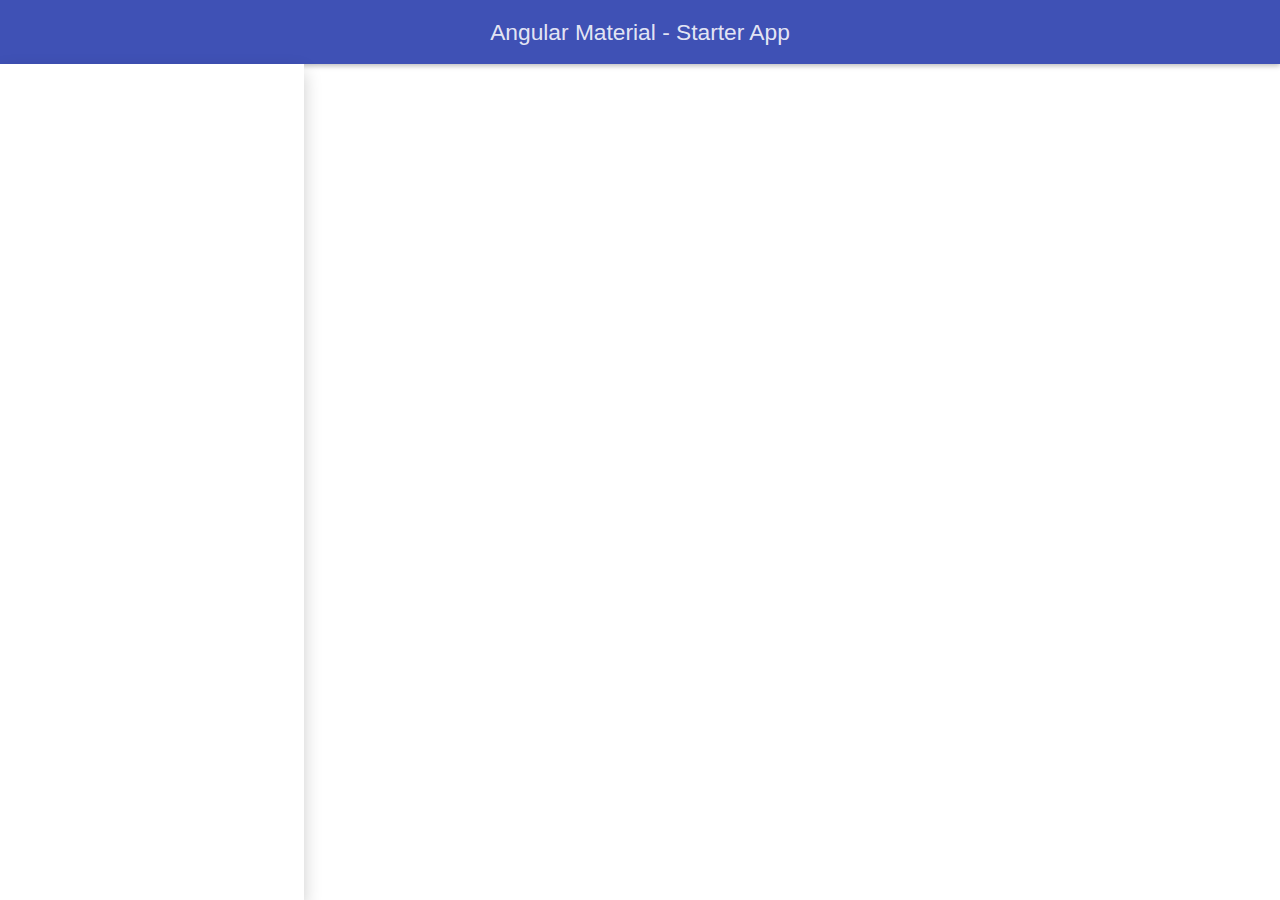
<file: tutorial_2.html>
<!DOCTYPE html>
<html lang="en" >
  <head>
    <title>Angular Material - Starter App</title>
    <meta charset="utf-8">
    <meta http-equiv="X-UA-Compatible" content="IE=edge">
    <meta name="description" content="">
    <meta name="viewport" content="initial-scale=1, maximum-scale=1, user-scalable=no" />

    <link rel="stylesheet" href="./bower_components/angular-material/angular-material.css"/>
    <link rel="stylesheet" href="assets/app.css"/>

  </head>

  <!--
    ✓ Create Angular shell app
    ✓ Use `bower install angular-material`
    ✓ Load the CSS (before our app.css),
    ✓ Load the angular-material.js library and its dependent angular-aria.js and angular-animate.js libraries.
    ✓ Then set the module dependency on 'ngMaterial'

    ✓ Use wirefames to determine containers
    ✓ Configure container layouts
    ✓ Lock open the sideNav, add shadow
  -->

  <body ng-app="starterApp" layout="column">


    <md-toolbar layout="row" >
      <h1>Angular Material - Starter App</h1>
    </md-toolbar>

    <div flex layout="row">

        <md-sidenav md-is-locked-open="true" class="md-whiteframe-z2"></md-sidenav>
        <md-content flex id="content"></md-content>

    </div>

    <script src="./bower_components/angular/angular.js"></script>
    <script src="./bower_components/angular-animate/angular-animate.js"></script>
    <script src="./bower_components/angular-aria/angular-aria.js"></script>
    <script type="text/javascript" src="./bower_components/angular-material/angular-material.js"></script>

    <script type="text/javascript">

      angular
          .module('starterApp', ['ngMaterial'])
          .run(function($log){
            $log.debug("starterApp + ngMaterial running...");
          });

    </script>

  </body>
</html>
</file>
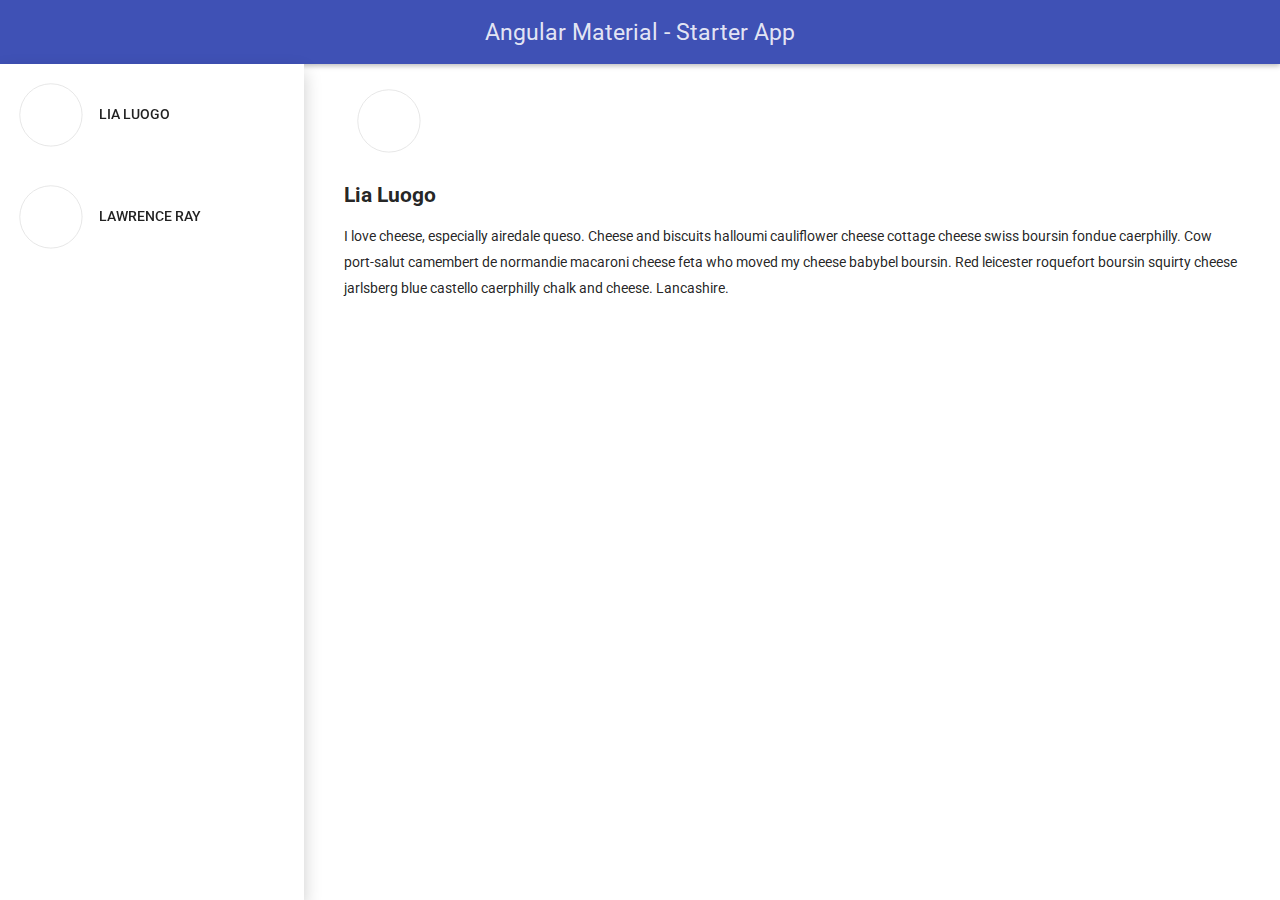
<file: tutorial_3.html>
<!DOCTYPE html>
<html lang="en" >
  <head>
    <title>Angular Material - Starter App</title>
    <meta charset="utf-8">
    <meta http-equiv="X-UA-Compatible" content="IE=edge">
    <meta name="description" content="">
    <meta name="viewport" content="initial-scale=1, maximum-scale=1, user-scalable=no" />

    <link rel='stylesheet' href='http://fonts.googleapis.com/css?family=Roboto:400,700'>
    <link rel="stylesheet" href="./bower_components/angular-material/angular-material.css"/>
    <link rel="stylesheet" href="assets/app.css"/>

  </head>

  <!--
    ✓ Create Angular shell app
    ✓ Use `bower install angular-material`
    ✓ Load the CSS (before our app.css),
    ✓ Load the angular-material.js library and its dependent angular-aria.js and angular-animate.js libraries.
    ✓ Then set the module dependency on 'ngMaterial'
    ✓ Use wirefames to determine containers
    ✓ Configure layouts
    ✓ Lock open the sideNav, add shadow

    ✓ Add (hard-coded) HTML content

    -> Register Icons

    Integrate with App logic
    Add Responsiveness
    Add Theming
  -->

  <body ng-app="starterApp" layout="column">

    <md-toolbar layout="row">
      <h1>Angular Material - Starter App</h1>
    </md-toolbar>

    <div flex layout="row">

        <md-sidenav md-is-locked-open="true" class="md-whiteframe-z2">
          <md-list>

            <md-item >
                <md-button>
                  <md-icon md-svg-icon="svg-1" class="avatar"></md-icon>
                  Lia Luogo
                </md-button>
            </md-item>

            <md-item >
                <md-button>
                  <md-icon md-svg-icon="svg-4" class="avatar"></md-icon>
                  Lawrence Ray
                </md-button>
            </md-item>

          </md-list>
        </md-sidenav>

        <md-content flex id="content">
          <md-icon md-svg-icon="svg-1" class="avatar"></md-icon>
          <h2>Lia Luogo</h2>
          <p>
            I love cheese, especially airedale queso. Cheese and biscuits halloumi cauliflower cheese cottage cheese
            swiss boursin fondue caerphilly. Cow port-salut camembert de normandie macaroni cheese feta who moved my
            cheese babybel boursin. Red leicester roquefort boursin squirty cheese jarlsberg blue castello caerphilly
            chalk and cheese. Lancashire.
          </p>
        </md-content>

    </div>

    <script src="./bower_components/angular/angular.js"></script>
    <script src="./bower_components/angular-animate/angular-animate.js"></script>
    <script src="./bower_components/angular-aria/angular-aria.js"></script>
    <script type="text/javascript" src="./bower_components/angular-material/angular-material.js"></script>

    <script type="text/javascript">

      angular
          .module('starterApp', ['ngMaterial'])
          .run(function($log){
            $log.debug("starterApp + ngMaterial running...");
          });

    </script>

  </body>
</html>
</file>
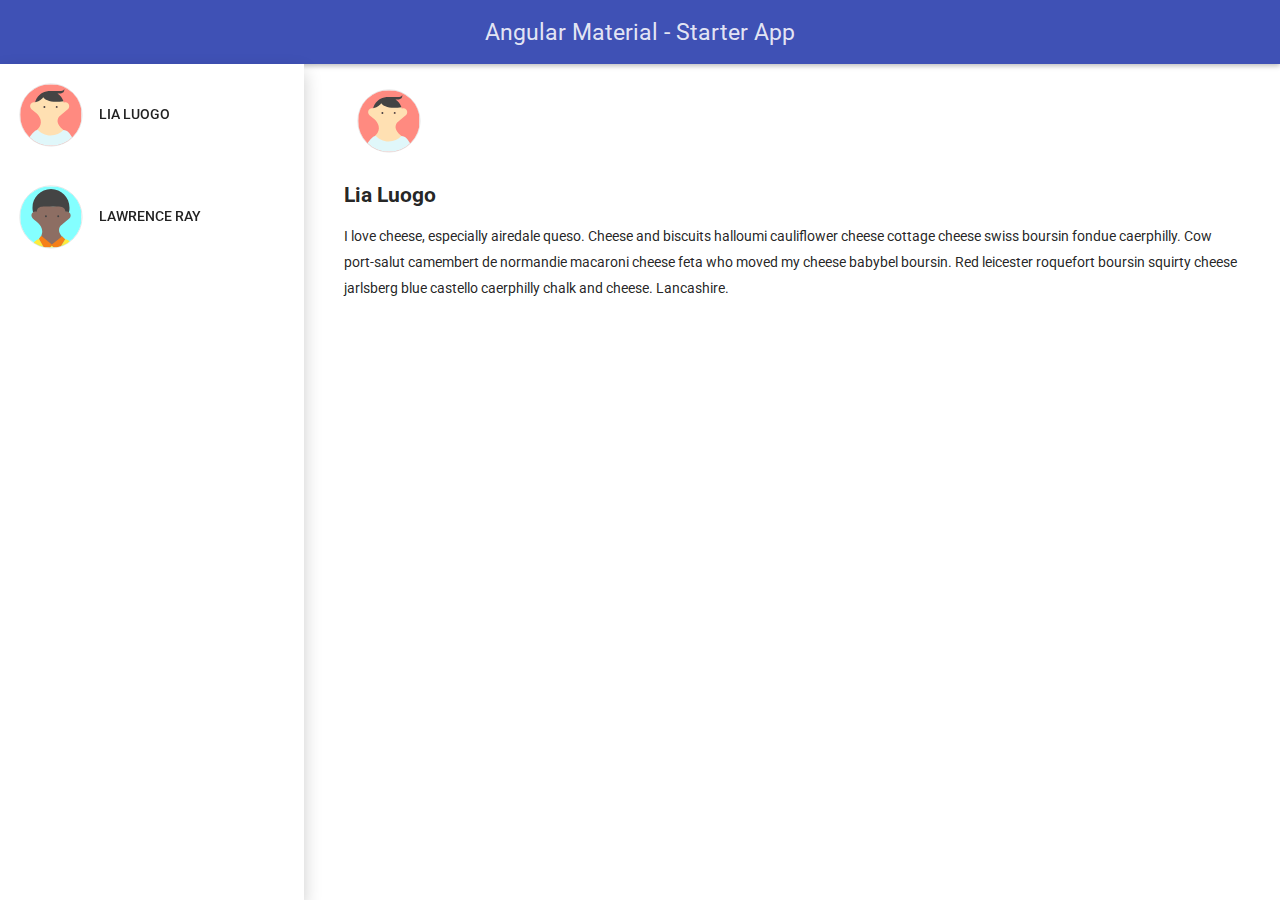
<file: tutorial_4.html>
<!DOCTYPE html>
<html lang="en" >
  <head>
    <title>Angular Material - Starter App</title>
    <meta charset="utf-8">
    <meta http-equiv="X-UA-Compatible" content="IE=edge">
    <meta name="description" content="">
    <meta name="viewport" content="initial-scale=1, maximum-scale=1, user-scalable=no" />

    <link rel='stylesheet' href='http://fonts.googleapis.com/css?family=Roboto:400,700'>
    <link rel="stylesheet" href="./bower_components/angular-material/angular-material.css"/>
    <link rel="stylesheet" href="assets/app.css"/>

  </head>

  <!--
    ✓ Create Angular shell app
    ✓ Use `bower install angular-material`
    ✓ Load the CSS (before our app.css),
    ✓ Load the angular-material.js library and its dependent angular-aria.js and angular-animate.js libraries.
    ✓ Then set the module dependency on 'ngMaterial'
    ✓ Use wirefames to determine containers
    ✓ Configure layouts
    ✓ Lock open the sideNav, add shadow

    ✓ Add (hard-coded) HTML content
    ✓ Register Icons

    -> Integrate with App logic
      ✓ use ng-repeat
      - load 'users' app logic
      - add controller

    Add Responsiveness
    Add Theming
  -->

  <body ng-app="starterApp" layout="column">

    <md-toolbar layout="row">
      <h1>Angular Material - Starter App</h1>
    </md-toolbar>

    <div flex layout="row">

      <md-sidenav md-is-locked-open="true" class="md-whiteframe-z2">
        <md-list>

          <md-item >
              <md-button>
                <md-icon md-svg-icon="svg-1" class="avatar"></md-icon>
                Lia Luogo
              </md-button>
          </md-item>

          <md-item >
              <md-button>
                <md-icon md-svg-icon="svg-4" class="avatar"></md-icon>
                Lawrence Ray
              </md-button>
          </md-item>

        </md-list>
      </md-sidenav>

      <md-content flex id="content">
        <md-icon md-svg-icon="svg-1" class="avatar"></md-icon>
        <h2>Lia Luogo</h2>
        <p>
          I love cheese, especially airedale queso. Cheese and biscuits halloumi cauliflower cheese cottage cheese
          swiss boursin fondue caerphilly. Cow port-salut camembert de normandie macaroni cheese feta who moved my
          cheese babybel boursin. Red leicester roquefort boursin squirty cheese jarlsberg blue castello caerphilly
          chalk and cheese. Lancashire.
        </p>
      </md-content>

    </div>

    <script src="./bower_components/angular/angular.js"></script>
    <script src="./bower_components/angular-animate/angular-animate.js"></script>
    <script src="./bower_components/angular-aria/angular-aria.js"></script>
    <script type="text/javascript" src="./bower_components/angular-material/angular-material.js"></script>

    <script type="text/javascript">

      angular
          .module('starterApp', ['ngMaterial'])
          .config(function($mdThemingProvider, $mdIconProvider){

              // Register the user `avatar` icons
              $mdIconProvider.defaultIconSet("./assets/svg/avatars.svg", 128);

          });

    </script>

  </body>
</html>
</file>
<file: assets/app.css>
html, body {
  font-family: 'Roboto', sans-serif;
  font-size:14px;
  height:100%;
  margin: 0px;
  padding: 0px;
}

/* Toolbar area */

.menu {
  background-color: transparent;
  border: none;
  height: 38px;
  margin: 16px;
  width: 36px;
}

md-toolbar h1 {
  margin: auto;
}

/* Sidenav area */

md-list .md-button {
  color: inherit;
  font-weight: 500;
  text-align: left;
  width: 100%;
}
  md-list .md-button.selected {
    color: #03a9f4;
  }

  md-sidenav  md-list {
    padding: 0px 0px 8px 0px;
  }


/* Primary content area */

#content {
  overflow: hidden;
}

#content  {
  padding-left: 40px;
  padding-right: 40px;
  padding-top: 5px;
}

#content .md-button.share {
  background-color: transparent;
  border: none;
  width: 48px;
  height: 48px;
  margin: 8px auto 16px 0;
  position: absolute;
  top: 10px;
  right: 25px;
}

#content md-icon.avatar {
  margin-top: 10px;
}

#content .md-button.share > md-icon {
  fill:black;
  width:36px;
  height:36px;
}

md-button.menuBtn > md-icon {
  fill:white;
  width:24px;
  height:24px;
}

#content .md-button.share:active > md-icon {
  background-color: #dadada;
  border-radius: 75%;
  padding:4px;
  transition: all 100ms ease-out 30ms;
}

#content img {
  display: block;
  height: auto;
  max-width: 500px;
}

/* Utils */

.content-wrapper {
  position: relative;
}

/* Typography support coming in 0.8.0 */

md-toolbar h1 {
  font-size: 1.250em;
  font-weight: 400;
}

.avatar {
  position: relative;
  width: 128px;
  height: 128px;
  border: 1px solid #ddd;
  border-radius: 50%;
  display: inline-block;
  overflow: hidden;
  margin: 0px;
  vertical-align: middle;
  zoom:0.70;
  transform: translateZ(0);
  -webkit-transform: scale(0.70);
  -moz-transform:scale(0.70);
}


md-bottom-sheet  md-icon {
  margin-right:20px;
}

span.name {
  font-weight: bold;
  font-size:1.1em;
  padding-left:5px;
}

[ng\:cloak], [ng-cloak], [data-ng-cloak], [x-ng-cloak], .ng-cloak, .x-ng-cloak {
    display: none !important;
}
</file>
